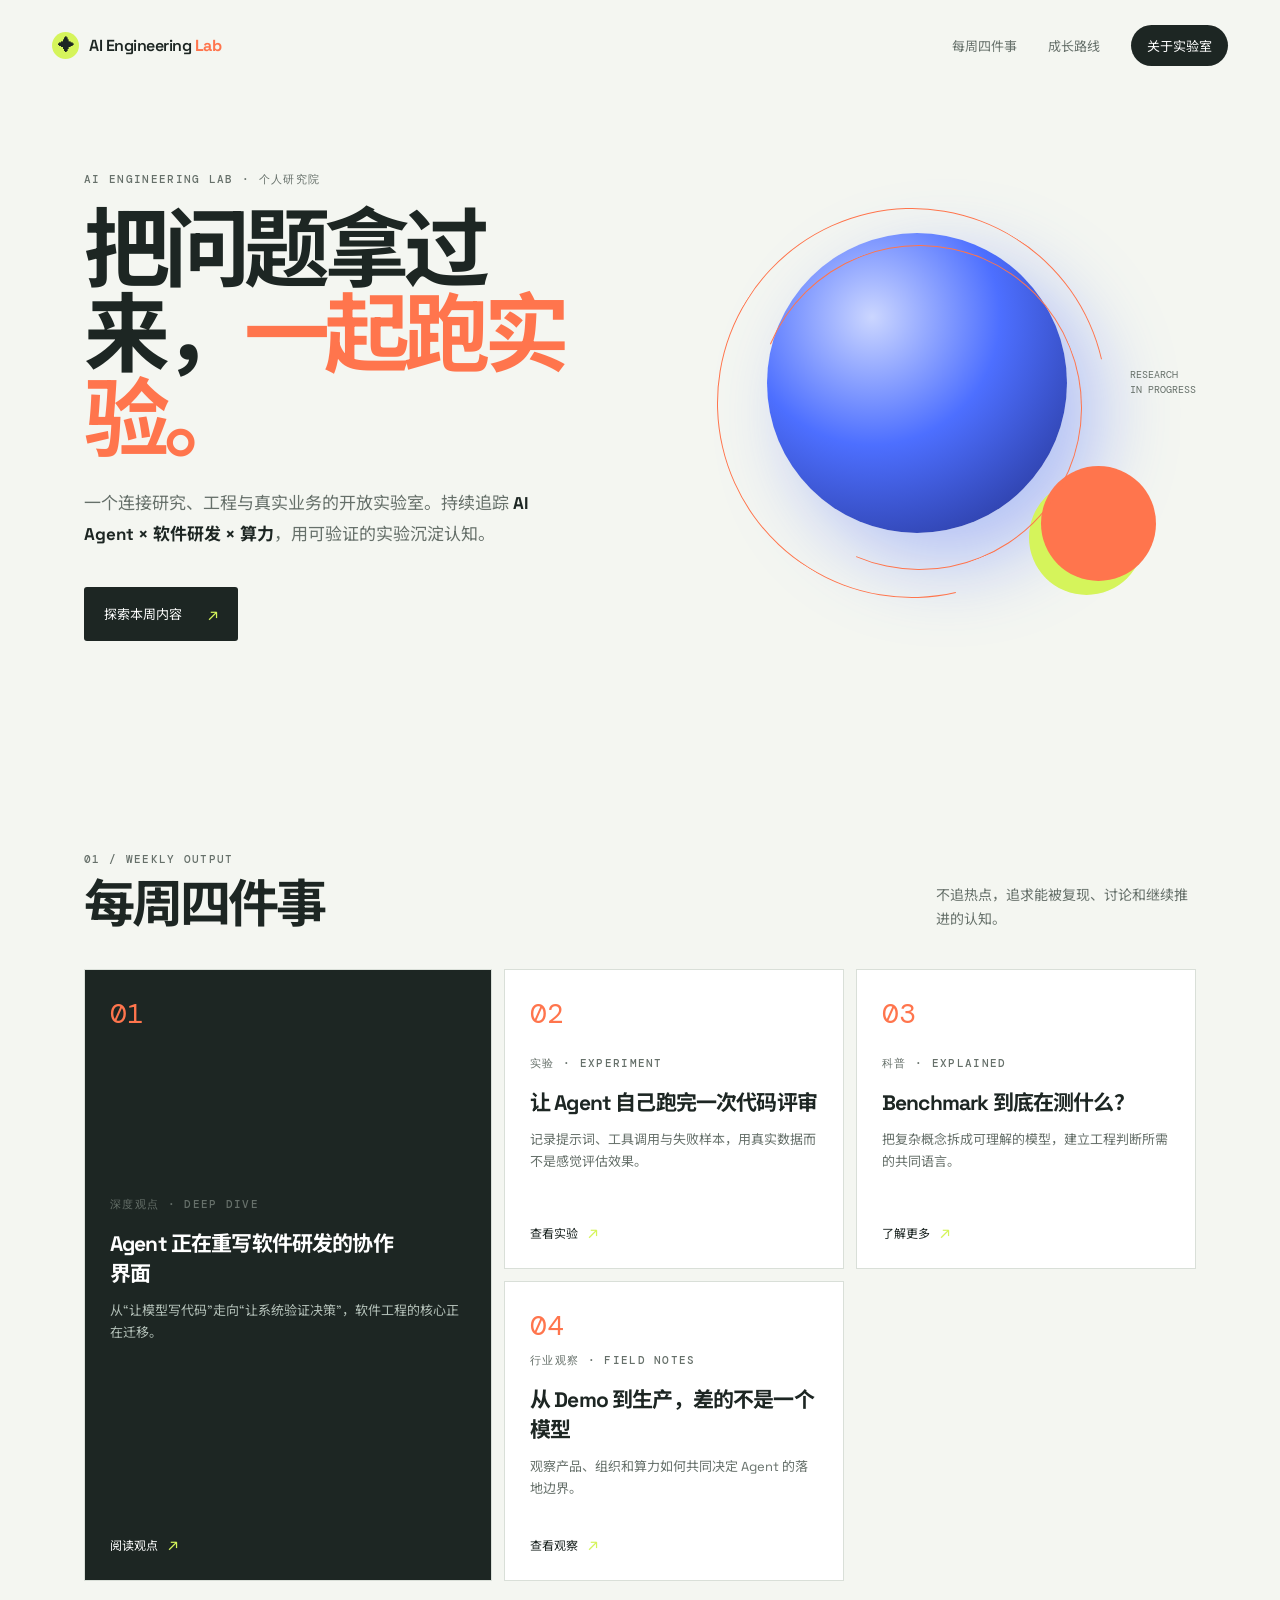
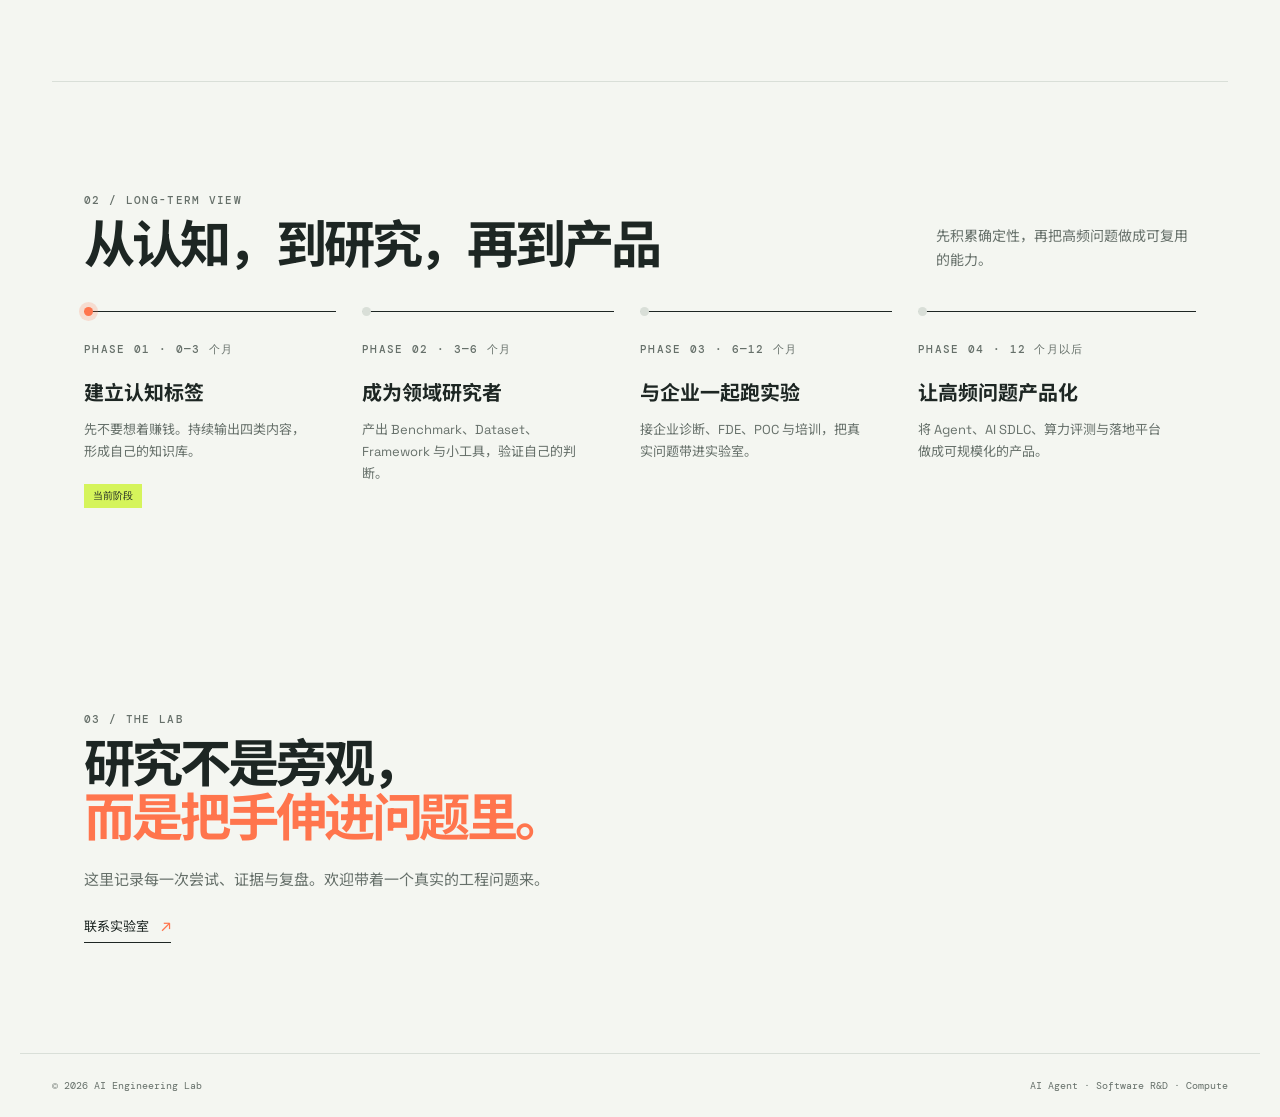
<file: index.html>
<!doctype html>
<html lang="zh-CN">
  <head>
    <meta charset="UTF-8" />
    <meta name="viewport" content="width=device-width, initial-scale=1.0" />
    <meta
      name="description"
      content="AI Engineering Lab：围绕 AI Agent、软件研发与算力的研究、实验与行业观察。"
    />
    <title>AI Engineering Lab · 研究、实验与实践</title>
    <link rel="stylesheet" href="styles.css" />
  </head>
  <body>
    <header class="site-header">
      <a class="brand" href="#top" aria-label="AI Engineering Lab 首页">
        <span class="brand-mark">✦</span>
        <span>AI Engineering <strong>Lab</strong></span>
      </a>
      <nav aria-label="主导航">
        <a href="#weekly">每周四件事</a>
        <a href="#roadmap">成长路线</a>
        <a class="nav-cta" href="#about">关于实验室</a>
      </nav>
    </header>

    <main id="top">
      <section class="hero" aria-labelledby="hero-title">
        <div class="hero-copy">
          <p class="eyebrow">AI ENGINEERING LAB · 个人研究院</p>
          <h1 id="hero-title">把问题拿过来，<em>一起跑实验。</em></h1>
          <p class="hero-intro">
            一个连接研究、工程与真实业务的开放实验室。持续追踪
            <strong>AI Agent × 软件研发 × 算力</strong>，用可验证的实验沉淀认知。
          </p>
          <a class="button" href="#weekly">探索本周内容 <span>↗</span></a>
        </div>
        <div class="hero-art" aria-hidden="true">
          <div class="orb orb-large"></div>
          <div class="orb orb-small"></div>
          <div class="signal signal-one"></div>
          <div class="signal signal-two"></div>
          <span class="art-label">RESEARCH<br />IN PROGRESS</span>
        </div>
      </section>

      <section class="weekly section-shell" id="weekly" aria-labelledby="weekly-title">
        <div class="section-heading">
          <div>
            <p class="eyebrow">01 / WEEKLY OUTPUT</p>
            <h2 id="weekly-title">每周四件事</h2>
          </div>
          <p>不追热点，追求能被复现、讨论和继续推进的认知。</p>
        </div>
        <div class="content-grid">
          <article class="content-card feature-card">
            <span class="card-number">01</span>
            <span class="card-type">深度观点 · DEEP DIVE</span>
            <h3>Agent 正在重写软件研发的协作界面</h3>
            <p>从“让模型写代码”走向“让系统验证决策”，软件工程的核心正在迁移。</p>
            <a href="/AI-Engineering-Lab/articles/agent-rewriting-collaboration-interface.html">阅读观点 <span>↗</span></a>
          </article>
          <article class="content-card">
            <span class="card-number">02</span>
            <span class="card-type">实验 · EXPERIMENT</span>
            <h3>让 Agent 自己跑完一次代码评审</h3>
            <p>记录提示词、工具调用与失败样本，用真实数据而不是感觉评估效果。</p>
            <a href="/AI-Engineering-Lab/articles/agent-code-review-experiment.html">查看实验 <span>↗</span></a>
          </article>
          <article class="content-card">
            <span class="card-number">03</span>
            <span class="card-type">科普 · EXPLAINED</span>
            <h3>Benchmark 到底在测什么？</h3>
            <p>把复杂概念拆成可理解的模型，建立工程判断所需的共同语言。</p>
            <a href="/AI-Engineering-Lab/articles/what-benchmarks-measure.html">了解更多 <span>↗</span></a>
          </article>
          <article class="content-card">
            <span class="card-number">04</span>
            <span class="card-type">行业观察 · FIELD NOTES</span>
            <h3>从 Demo 到生产，差的不是一个模型</h3>
            <p>观察产品、组织和算力如何共同决定 Agent 的落地边界。</p>
            <a href="/AI-Engineering-Lab/articles/from-demo-to-production.html">查看观察 <span>↗</span></a>
          </article>
        </div>
      </section>

      <section class="roadmap section-shell" id="roadmap" aria-labelledby="roadmap-title">
        <div class="section-heading">
          <div>
            <p class="eyebrow">02 / LONG-TERM VIEW</p>
            <h2 id="roadmap-title">从认知，到研究，再到产品</h2>
          </div>
          <p>先积累确定性，再把高频问题做成可复用的能力。</p>
        </div>
        <div class="timeline">
          <article class="phase active">
            <span class="phase-dot"></span>
            <p class="phase-time">PHASE 01 · 0—3 个月</p>
            <h3>建立认知标签</h3>
            <p>先不要想着赚钱。持续输出四类内容，形成自己的知识库。</p>
            <span class="phase-tag">当前阶段</span>
          </article>
          <article class="phase">
            <span class="phase-dot"></span>
            <p class="phase-time">PHASE 02 · 3—6 个月</p>
            <h3>成为领域研究者</h3>
            <p>产出 Benchmark、Dataset、Framework 与小工具，验证自己的判断。</p>
          </article>
          <article class="phase">
            <span class="phase-dot"></span>
            <p class="phase-time">PHASE 03 · 6—12 个月</p>
            <h3>与企业一起跑实验</h3>
            <p>接企业诊断、FDE、POC 与培训，把真实问题带进实验室。</p>
          </article>
          <article class="phase">
            <span class="phase-dot"></span>
            <p class="phase-time">PHASE 04 · 12 个月以后</p>
            <h3>让高频问题产品化</h3>
            <p>将 Agent、AI SDLC、算力评测与落地平台做成可规模化的产品。</p>
          </article>
        </div>
      </section>

      <section class="about section-shell" id="about" aria-labelledby="about-title">
        <p class="eyebrow">03 / THE LAB</p>
        <h2 id="about-title">研究不是旁观，<br /><em>而是把手伸进问题里。</em></h2>
        <p>这里记录每一次尝试、证据与复盘。欢迎带着一个真实的工程问题来。</p>
        <a class="text-link" href="mailto:hello@ai-engineering.lab">联系实验室 <span>↗</span></a>
      </section>
    </main>

    <footer class="site-footer">
      <span>© 2026 AI Engineering Lab</span>
      <span>AI Agent · Software R&amp;D · Compute</span>
    </footer>
  </body>
</html>
</file>
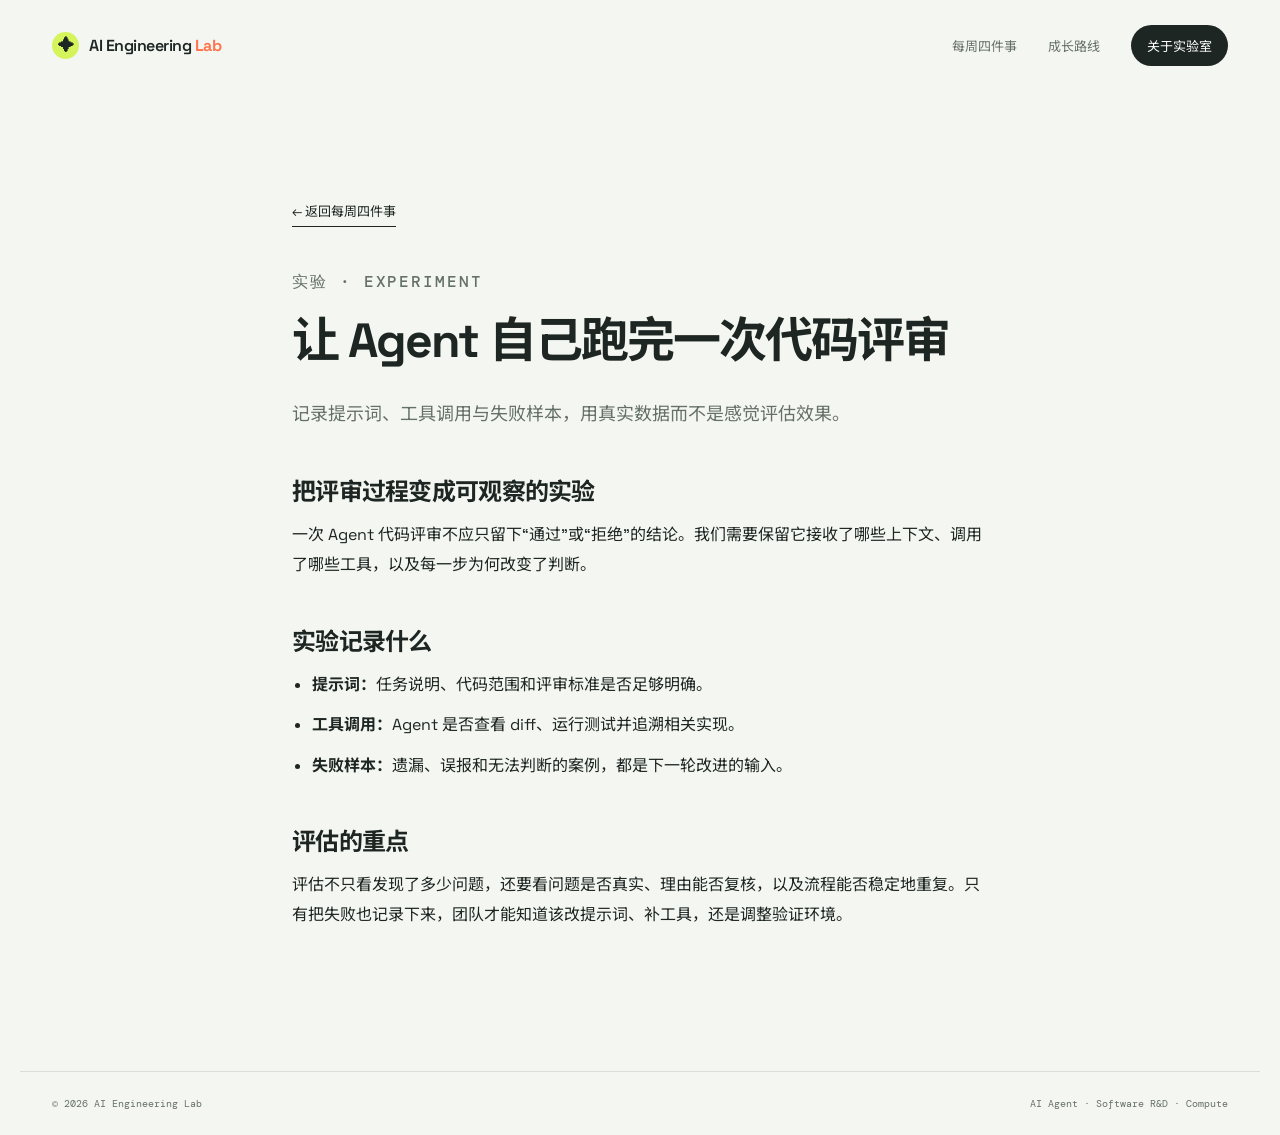
<file: articles/agent-code-review-experiment.html>
<!doctype html>
<html lang="zh-CN">
  <head>
    <meta charset="UTF-8" />
    <meta name="viewport" content="width=device-width, initial-scale=1.0" />
    <meta
      name="description"
      content="实验：让 Agent 自己跑完一次代码评审，记录提示词、工具调用与失败样本。"
    />
    <title>让 Agent 自己跑完一次代码评审 · AI Engineering Lab</title>
    <link rel="stylesheet" href="../styles.css" />
    <style>
      .article-shell { max-width: 760px; margin: auto; padding: 100px 32px 120px; }
      .article-shell .eyebrow { margin-bottom: 18px; }
      .article-shell h1 { max-width: 100%; margin: 0 0 30px; font-size: clamp(32px, 5vw, 48px); line-height: 1.1; letter-spacing: -.04em; }
      .article-shell .lede { color: var(--muted); font-size: 18px; line-height: 1.8; margin-bottom: 40px; }
      .article-shell h2 { font-size: 24px; margin: 48px 0 16px; letter-spacing: -.03em; }
      .article-shell p { font-size: 16px; line-height: 1.9; margin: 0 0 20px; }
      .article-shell ul { margin: 0 0 20px; padding-left: 20px; }
      .article-shell li { font-size: 16px; line-height: 1.9; margin-bottom: 10px; }
      .back-link { display: inline-block; margin-bottom: 40px; }
    </style>
  </head>
  <body>
    <header class="site-header">
      <a class="brand" href="../index.html#top" aria-label="AI Engineering Lab 首页">
        <span class="brand-mark">✦</span>
        <span>AI Engineering <strong>Lab</strong></span>
      </a>
      <nav aria-label="主导航">
        <a href="../index.html#weekly">每周四件事</a>
        <a href="../index.html#roadmap">成长路线</a>
        <a class="nav-cta" href="../index.html#about">关于实验室</a>
      </nav>
    </header>
    <main>
      <article class="article-shell">
        <a class="text-link back-link" href="../index.html#weekly">← 返回每周四件事</a>
        <p class="eyebrow">实验 · EXPERIMENT</p>
        <h1>让 Agent 自己跑完一次代码评审</h1>
        <p class="lede">记录提示词、工具调用与失败样本，用真实数据而不是感觉评估效果。</p>
        <h2>把评审过程变成可观察的实验</h2>
        <p>一次 Agent 代码评审不应只留下“通过”或“拒绝”的结论。我们需要保留它接收了哪些上下文、调用了哪些工具，以及每一步为何改变了判断。</p>
        <h2>实验记录什么</h2>
        <ul>
          <li><strong>提示词：</strong>任务说明、代码范围和评审标准是否足够明确。</li>
          <li><strong>工具调用：</strong>Agent 是否查看 diff、运行测试并追溯相关实现。</li>
          <li><strong>失败样本：</strong>遗漏、误报和无法判断的案例，都是下一轮改进的输入。</li>
        </ul>
        <h2>评估的重点</h2>
        <p>评估不只看发现了多少问题，还要看问题是否真实、理由能否复核，以及流程能否稳定地重复。只有把失败也记录下来，团队才能知道该改提示词、补工具，还是调整验证环境。</p>
      </article>
    </main>
    <footer class="site-footer">
      <span>© 2026 AI Engineering Lab</span>
      <span>AI Agent · Software R&amp;D · Compute</span>
    </footer>
  </body>
</html>
</file>
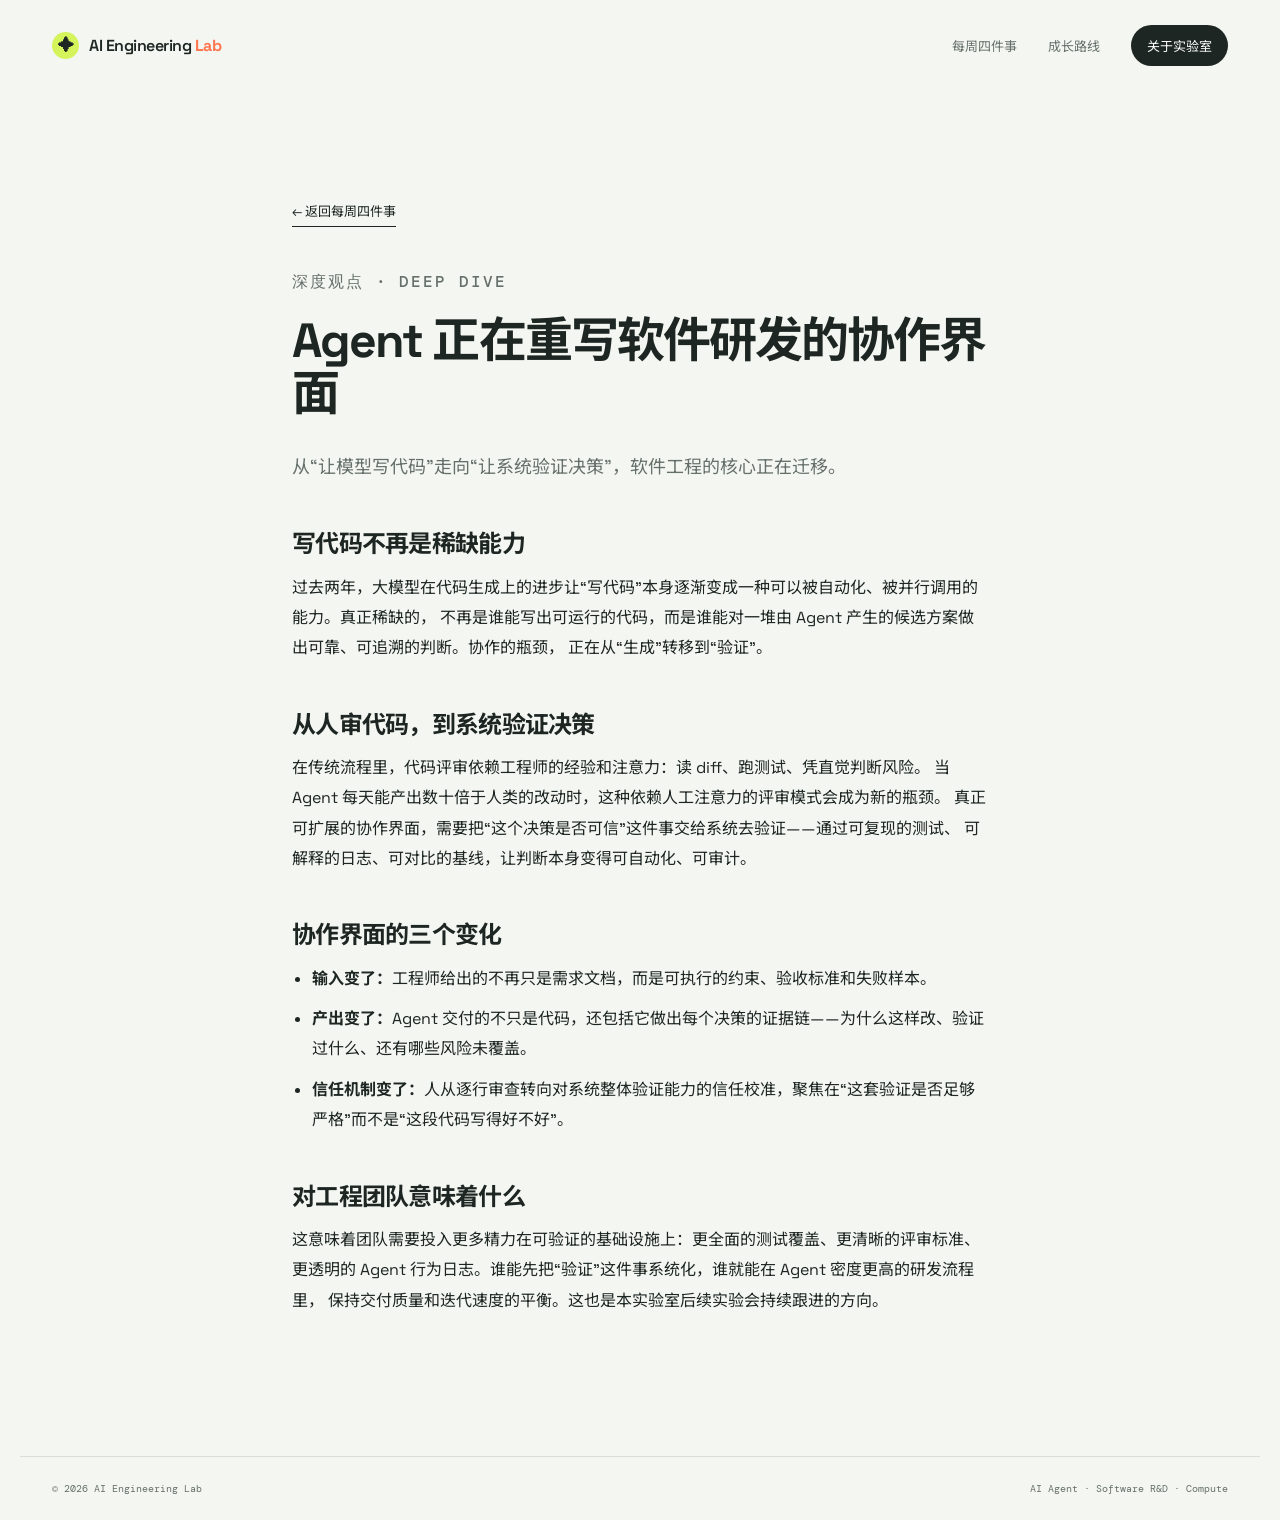
<file: articles/agent-rewriting-collaboration-interface.html>
<!doctype html>
<html lang="zh-CN">
  <head>
    <meta charset="UTF-8" />
    <meta name="viewport" content="width=device-width, initial-scale=1.0" />
    <meta
      name="description"
      content="深度观点：Agent 正在重写软件研发的协作界面。从“让模型写代码”走向“让系统验证决策”，软件工程的核心正在迁移。"
    />
    <title>Agent 正在重写软件研发的协作界面 · AI Engineering Lab</title>
    <link rel="stylesheet" href="../styles.css" />
    <style>
      .article-shell { max-width: 760px; margin: auto; padding: 100px 32px 120px; }
      .article-shell .eyebrow { margin-bottom: 18px; }
      .article-shell h1 { max-width: 100%; margin: 0 0 30px; font-size: clamp(32px, 5vw, 48px); line-height: 1.1; letter-spacing: -.04em; }
      .article-shell .lede { color: var(--muted); font-size: 18px; line-height: 1.8; margin-bottom: 40px; }
      .article-shell h2 { font-size: 24px; margin: 48px 0 16px; letter-spacing: -.03em; }
      .article-shell p { font-size: 16px; line-height: 1.9; margin: 0 0 20px; }
      .article-shell ul { margin: 0 0 20px; padding-left: 20px; }
      .article-shell li { font-size: 16px; line-height: 1.9; margin-bottom: 10px; }
      .back-link { display: inline-block; margin-bottom: 40px; }
    </style>
  </head>
  <body>
    <header class="site-header">
      <a class="brand" href="../index.html#top" aria-label="AI Engineering Lab 首页">
        <span class="brand-mark">✦</span>
        <span>AI Engineering <strong>Lab</strong></span>
      </a>
      <nav aria-label="主导航">
        <a href="../index.html#weekly">每周四件事</a>
        <a href="../index.html#roadmap">成长路线</a>
        <a class="nav-cta" href="../index.html#about">关于实验室</a>
      </nav>
    </header>

    <main>
      <article class="article-shell">
        <a class="text-link back-link" href="../index.html#weekly">← 返回每周四件事</a>
        <p class="eyebrow">深度观点 · DEEP DIVE</p>
        <h1>Agent 正在重写软件研发的协作界面</h1>
        <p class="lede">从“让模型写代码”走向“让系统验证决策”，软件工程的核心正在迁移。</p>

        <h2>写代码不再是稀缺能力</h2>
        <p>
          过去两年，大模型在代码生成上的进步让“写代码”本身逐渐变成一种可以被自动化、被并行调用的能力。真正稀缺的，
          不再是谁能写出可运行的代码，而是谁能对一堆由 Agent 产生的候选方案做出可靠、可追溯的判断。协作的瓶颈，
          正在从“生成”转移到“验证”。
        </p>

        <h2>从人审代码，到系统验证决策</h2>
        <p>
          在传统流程里，代码评审依赖工程师的经验和注意力：读 diff、跑测试、凭直觉判断风险。
          当 Agent 每天能产出数十倍于人类的改动时，这种依赖人工注意力的评审模式会成为新的瓶颈。
          真正可扩展的协作界面，需要把“这个决策是否可信”这件事交给系统去验证——通过可复现的测试、
          可解释的日志、可对比的基线，让判断本身变得可自动化、可审计。
        </p>

        <h2>协作界面的三个变化</h2>
        <ul>
          <li><strong>输入变了：</strong>工程师给出的不再只是需求文档，而是可执行的约束、验收标准和失败样本。</li>
          <li><strong>产出变了：</strong>Agent 交付的不只是代码，还包括它做出每个决策的证据链——为什么这样改、验证过什么、还有哪些风险未覆盖。</li>
          <li><strong>信任机制变了：</strong>人从逐行审查转向对系统整体验证能力的信任校准，聚焦在“这套验证是否足够严格”而不是“这段代码写得好不好”。</li>
        </ul>

        <h2>对工程团队意味着什么</h2>
        <p>
          这意味着团队需要投入更多精力在可验证的基础设施上：更全面的测试覆盖、更清晰的评审标准、
          更透明的 Agent 行为日志。谁能先把“验证”这件事系统化，谁就能在 Agent 密度更高的研发流程里，
          保持交付质量和迭代速度的平衡。这也是本实验室后续实验会持续跟进的方向。
        </p>
      </article>
    </main>

    <footer class="site-footer">
      <span>© 2026 AI Engineering Lab</span>
      <span>AI Agent · Software R&amp;D · Compute</span>
    </footer>
  </body>
</html>
</file>
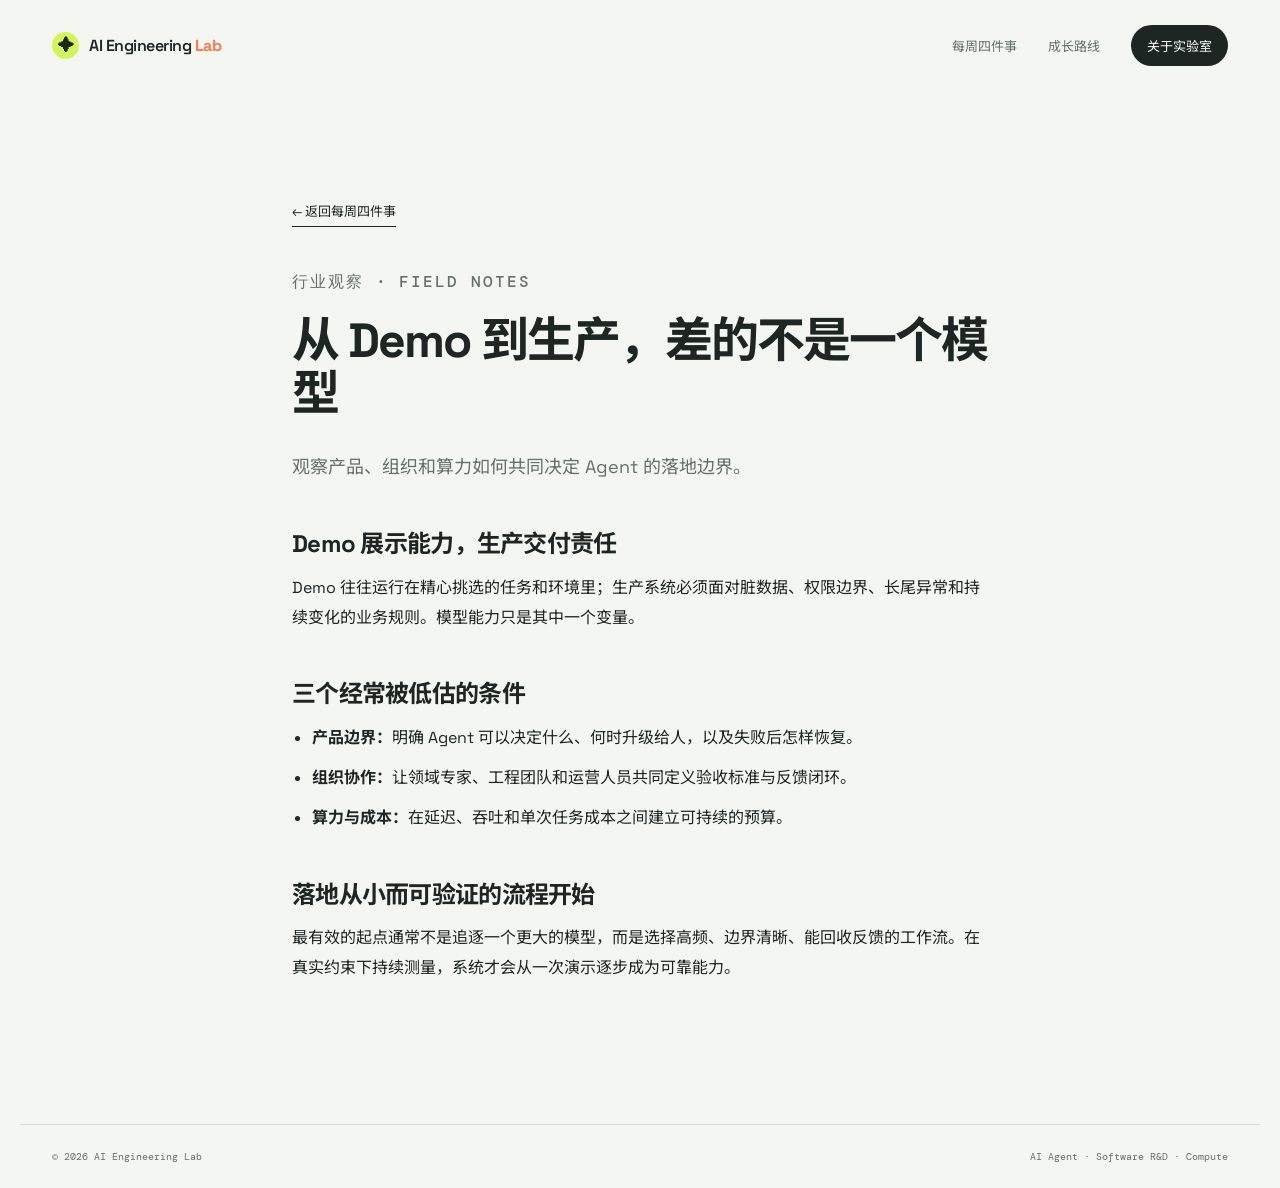
<file: articles/from-demo-to-production.html>
<!doctype html>
<html lang="zh-CN">
  <head>
    <meta charset="UTF-8" />
    <meta name="viewport" content="width=device-width, initial-scale=1.0" />
    <meta
      name="description"
      content="行业观察：从 Demo 到生产，差的不是一个模型。"
    />
    <title>从 Demo 到生产，差的不是一个模型 · AI Engineering Lab</title>
    <link rel="stylesheet" href="../styles.css" />
    <style>
      .article-shell { max-width: 760px; margin: auto; padding: 100px 32px 120px; }
      .article-shell .eyebrow { margin-bottom: 18px; }
      .article-shell h1 { max-width: 100%; margin: 0 0 30px; font-size: clamp(32px, 5vw, 48px); line-height: 1.1; letter-spacing: -.04em; }
      .article-shell .lede { color: var(--muted); font-size: 18px; line-height: 1.8; margin-bottom: 40px; }
      .article-shell h2 { font-size: 24px; margin: 48px 0 16px; letter-spacing: -.03em; }
      .article-shell p { font-size: 16px; line-height: 1.9; margin: 0 0 20px; }
      .article-shell ul { margin: 0 0 20px; padding-left: 20px; }
      .article-shell li { font-size: 16px; line-height: 1.9; margin-bottom: 10px; }
      .back-link { display: inline-block; margin-bottom: 40px; }
    </style>
  </head>
  <body>
    <header class="site-header">
      <a class="brand" href="../index.html#top" aria-label="AI Engineering Lab 首页">
        <span class="brand-mark">✦</span>
        <span>AI Engineering <strong>Lab</strong></span>
      </a>
      <nav aria-label="主导航">
        <a href="../index.html#weekly">每周四件事</a>
        <a href="../index.html#roadmap">成长路线</a>
        <a class="nav-cta" href="../index.html#about">关于实验室</a>
      </nav>
    </header>
    <main>
      <article class="article-shell">
        <a class="text-link back-link" href="../index.html#weekly">← 返回每周四件事</a>
        <p class="eyebrow">行业观察 · FIELD NOTES</p>
        <h1>从 Demo 到生产，差的不是一个模型</h1>
        <p class="lede">观察产品、组织和算力如何共同决定 Agent 的落地边界。</p>
        <h2>Demo 展示能力，生产交付责任</h2>
        <p>Demo 往往运行在精心挑选的任务和环境里；生产系统必须面对脏数据、权限边界、长尾异常和持续变化的业务规则。模型能力只是其中一个变量。</p>
        <h2>三个经常被低估的条件</h2>
        <ul>
          <li><strong>产品边界：</strong>明确 Agent 可以决定什么、何时升级给人，以及失败后怎样恢复。</li>
          <li><strong>组织协作：</strong>让领域专家、工程团队和运营人员共同定义验收标准与反馈闭环。</li>
          <li><strong>算力与成本：</strong>在延迟、吞吐和单次任务成本之间建立可持续的预算。</li>
        </ul>
        <h2>落地从小而可验证的流程开始</h2>
        <p>最有效的起点通常不是追逐一个更大的模型，而是选择高频、边界清晰、能回收反馈的工作流。在真实约束下持续测量，系统才会从一次演示逐步成为可靠能力。</p>
      </article>
    </main>
    <footer class="site-footer">
      <span>© 2026 AI Engineering Lab</span>
      <span>AI Agent · Software R&amp;D · Compute</span>
    </footer>
  </body>
</html>
</file>
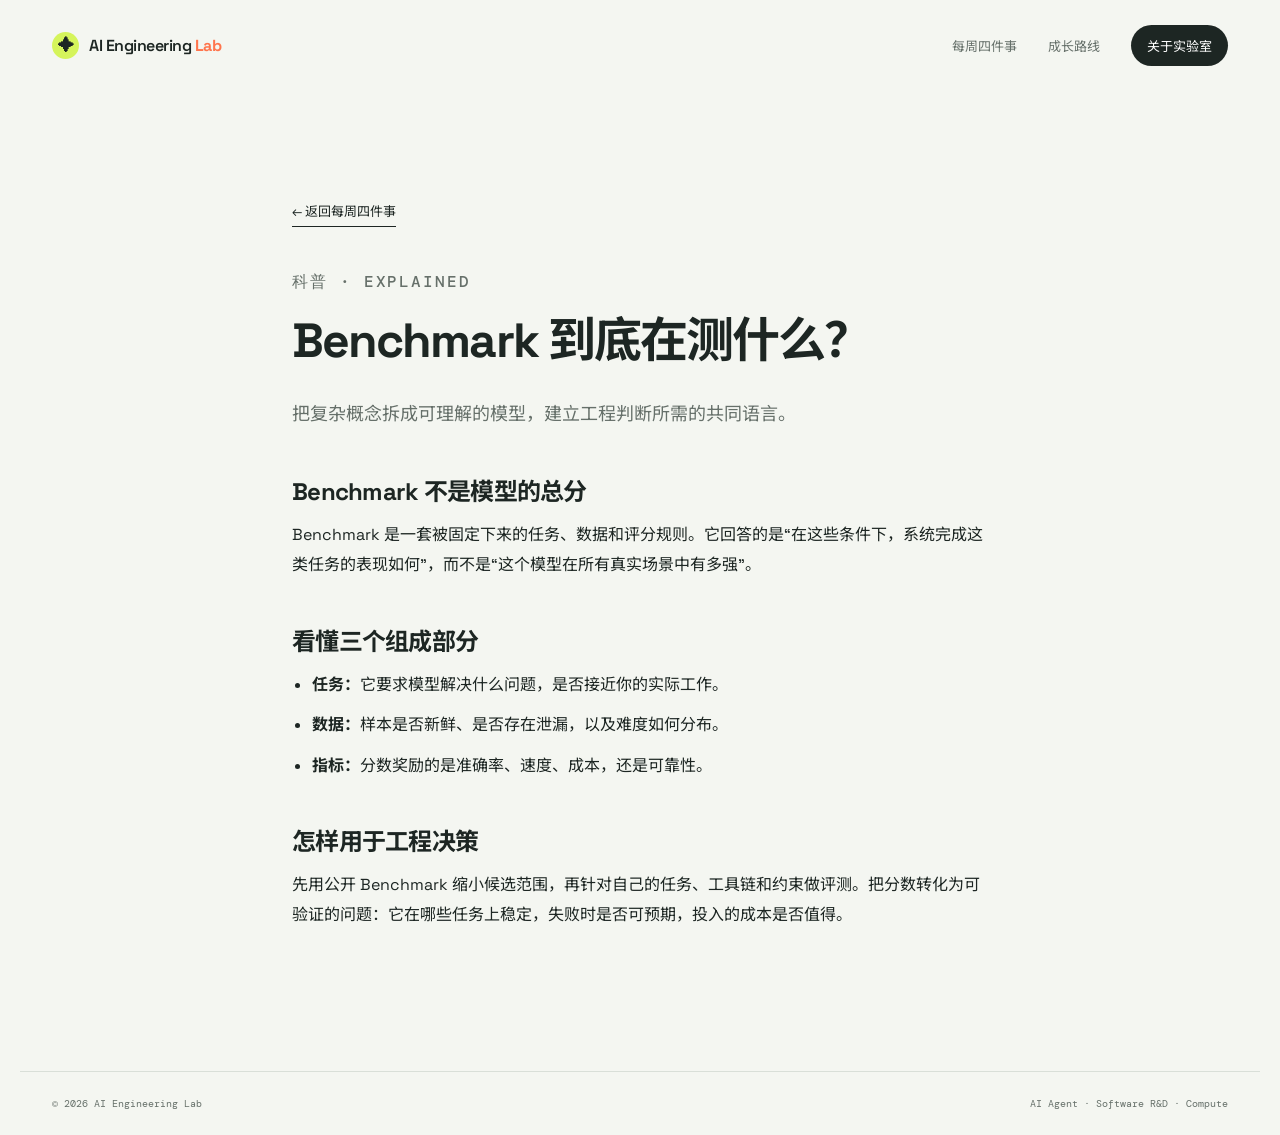
<file: articles/what-benchmarks-measure.html>
<!doctype html>
<html lang="zh-CN">
  <head>
    <meta charset="UTF-8" />
    <meta name="viewport" content="width=device-width, initial-scale=1.0" />
    <meta
      name="description"
      content="科普：Benchmark 到底在测什么？建立工程判断所需的共同语言。"
    />
    <title>Benchmark 到底在测什么？ · AI Engineering Lab</title>
    <link rel="stylesheet" href="../styles.css" />
    <style>
      .article-shell { max-width: 760px; margin: auto; padding: 100px 32px 120px; }
      .article-shell .eyebrow { margin-bottom: 18px; }
      .article-shell h1 { max-width: 100%; margin: 0 0 30px; font-size: clamp(32px, 5vw, 48px); line-height: 1.1; letter-spacing: -.04em; }
      .article-shell .lede { color: var(--muted); font-size: 18px; line-height: 1.8; margin-bottom: 40px; }
      .article-shell h2 { font-size: 24px; margin: 48px 0 16px; letter-spacing: -.03em; }
      .article-shell p { font-size: 16px; line-height: 1.9; margin: 0 0 20px; }
      .article-shell ul { margin: 0 0 20px; padding-left: 20px; }
      .article-shell li { font-size: 16px; line-height: 1.9; margin-bottom: 10px; }
      .back-link { display: inline-block; margin-bottom: 40px; }
    </style>
  </head>
  <body>
    <header class="site-header">
      <a class="brand" href="../index.html#top" aria-label="AI Engineering Lab 首页">
        <span class="brand-mark">✦</span>
        <span>AI Engineering <strong>Lab</strong></span>
      </a>
      <nav aria-label="主导航">
        <a href="../index.html#weekly">每周四件事</a>
        <a href="../index.html#roadmap">成长路线</a>
        <a class="nav-cta" href="../index.html#about">关于实验室</a>
      </nav>
    </header>
    <main>
      <article class="article-shell">
        <a class="text-link back-link" href="../index.html#weekly">← 返回每周四件事</a>
        <p class="eyebrow">科普 · EXPLAINED</p>
        <h1>Benchmark 到底在测什么？</h1>
        <p class="lede">把复杂概念拆成可理解的模型，建立工程判断所需的共同语言。</p>
        <h2>Benchmark 不是模型的总分</h2>
        <p>Benchmark 是一套被固定下来的任务、数据和评分规则。它回答的是“在这些条件下，系统完成这类任务的表现如何”，而不是“这个模型在所有真实场景中有多强”。</p>
        <h2>看懂三个组成部分</h2>
        <ul>
          <li><strong>任务：</strong>它要求模型解决什么问题，是否接近你的实际工作。</li>
          <li><strong>数据：</strong>样本是否新鲜、是否存在泄漏，以及难度如何分布。</li>
          <li><strong>指标：</strong>分数奖励的是准确率、速度、成本，还是可靠性。</li>
        </ul>
        <h2>怎样用于工程决策</h2>
        <p>先用公开 Benchmark 缩小候选范围，再针对自己的任务、工具链和约束做评测。把分数转化为可验证的问题：它在哪些任务上稳定，失败时是否可预期，投入的成本是否值得。</p>
      </article>
    </main>
    <footer class="site-footer">
      <span>© 2026 AI Engineering Lab</span>
      <span>AI Agent · Software R&amp;D · Compute</span>
    </footer>
  </body>
</html>
</file>
<file: styles.css>
@import url("https://fonts.googleapis.com/css2?family=DM+Mono:wght@400;500&family=Space+Grotesk:wght@400;500;600;700&family=Noto+Sans+SC:wght@400;500;700;900&display=swap");

:root {
  --ink: #1d2623;
  --muted: #66706a;
  --paper: #f4f6f1;
  --card: #ffffff;
  --line: #d9dfd8;
  --lime: #d5f45b;
  --orange: #ff754d;
  --blue: #4d6fff;
}

* { box-sizing: border-box; }
html { scroll-behavior: smooth; }
body {
  margin: 0;
  color: var(--ink);
  background: var(--paper);
  font-family: "Space Grotesk", "Noto Sans SC", sans-serif;
}
a { color: inherit; text-decoration: none; }
.site-header, .site-footer {
  display: flex;
  align-items: center;
  justify-content: space-between;
  max-width: 1240px;
  margin: auto;
  padding: 25px 32px;
}
.brand { display: flex; gap: 10px; align-items: center; font-weight: 600; letter-spacing: -.03em; }
.brand strong { color: var(--orange); }
.brand-mark { display: grid; place-items: center; width: 27px; height: 27px; color: var(--ink); background: var(--lime); border-radius: 50%; }
nav { display: flex; align-items: center; gap: 31px; font-size: 13px; }
nav a:not(.nav-cta) { color: var(--muted); }
.nav-cta { padding: 11px 16px; color: white; background: var(--ink); border-radius: 30px; }
.hero, .section-shell { max-width: 1176px; margin: auto; padding: 100px 32px; }
.hero { display: grid; grid-template-columns: 1.05fr .95fr; min-height: 610px; align-items: center; gap: 50px; padding-top: 70px; }
.eyebrow, .card-type, .phase-time { color: var(--muted); font: 500 11px "DM Mono", monospace; letter-spacing: .12em; }
.hero h1 { max-width: 620px; margin: 21px 0 25px; font-size: clamp(48px, 7vw, 86px); line-height: .99; letter-spacing: -.07em; }
em { color: var(--orange); font-style: normal; }
.hero-intro { max-width: 490px; color: var(--muted); font-size: 17px; line-height: 1.8; }
.hero-intro strong { color: var(--ink); }
.button { display: inline-flex; gap: 26px; align-items: center; margin-top: 20px; padding: 16px 20px; color: white; background: var(--ink); border-radius: 3px; font-size: 13px; }
.button span, .content-card a span, .text-link span { color: var(--lime); font-size: 17px; }
.hero-art { position: relative; height: 420px; }
.orb { position: absolute; border-radius: 50%; }
.orb-large { top: 10%; left: 15%; width: 300px; height: 300px; background: radial-gradient(circle at 35% 28%, #cbd6ff, var(--blue) 44%, #212d86 100%); box-shadow: 30px 30px 80px #4d6fff66; }
.orb-small { right: 8%; bottom: 7%; width: 115px; height: 115px; background: var(--orange); box-shadow: -12px 14px 0 var(--lime); }
.signal { position: absolute; border: 1px solid var(--orange); border-radius: 50%; }
.signal-one { top: 4%; left: 5%; width: 390px; height: 390px; border-right-color: transparent; transform: rotate(32deg); }
.signal-two { top: 13%; left: 13%; width: 325px; height: 325px; border-left-color: transparent; transform: rotate(-22deg); }
.art-label { position: absolute; right: 0; top: 42%; color: var(--muted); font: 10px/1.5 "DM Mono", monospace; }
.section-heading { display: flex; justify-content: space-between; gap: 30px; align-items: end; margin-bottom: 38px; }
h2 { margin: 12px 0 0; font-size: clamp(32px, 4vw, 53px); line-height: 1.05; letter-spacing: -.06em; }
.section-heading > p { max-width: 260px; margin: 0; color: var(--muted); font-size: 14px; line-height: 1.7; }
.content-grid { display: grid; grid-template-columns: 1.2fr 1fr 1fr; gap: 12px; }
.content-card { min-height: 300px; padding: 25px; background: var(--card); border: 1px solid var(--line); display: flex; flex-direction: column; }
.feature-card { grid-row: span 2; min-height: 612px; background: var(--ink); color: white; }
.card-number { margin-bottom: auto; color: var(--orange); font: 28px "DM Mono", monospace; }
.card-type { margin-bottom: 15px; }
.content-card h3 { max-width: 290px; margin: 0 0 13px; font-size: 21px; letter-spacing: -.04em; }
.content-card p { margin: 0 0 25px; color: var(--muted); font-size: 13px; line-height: 1.7; }
.feature-card p { color: #b3c0b8; }
.content-card a { margin-top: auto; font-size: 12px; }
.content-card a span { margin-left: 7px; }
.roadmap { border-top: 1px solid var(--line); }
.timeline { display: grid; grid-template-columns: repeat(4, 1fr); gap: 0; }
.phase { position: relative; min-height: 230px; padding: 30px 24px 0 0; border-top: 1px solid var(--ink); }
.phase:not(:last-child) { margin-right: 26px; }
.phase-dot { position: absolute; top: -5px; left: 0; width: 9px; height: 9px; background: var(--line); border-radius: 50%; }
.phase.active .phase-dot { background: var(--orange); box-shadow: 0 0 0 5px #ff754d33; }
.phase-time { margin: 0 0 20px; }
.phase h3 { margin: 0 0 12px; font-size: 20px; }
.phase > p:not(.phase-time) { color: var(--muted); font-size: 13px; line-height: 1.7; }
.phase-tag { display: inline-block; margin-top: 8px; padding: 5px 9px; color: var(--ink); background: var(--lime); font: 10px "DM Mono", monospace; }
.about { padding-top: 60px; padding-bottom: 110px; }
.about h2 { margin-bottom: 22px; }
.about > p:not(.eyebrow) { color: var(--muted); font-size: 15px; }
.text-link { display: inline-block; margin-top: 10px; border-bottom: 1px solid var(--ink); padding-bottom: 6px; font-size: 13px; }
.text-link span { color: var(--orange); margin-left: 9px; }
.site-footer { border-top: 1px solid var(--line); color: var(--muted); font: 10px "DM Mono", monospace; }
@media (max-width: 760px) {
  .site-header { padding: 20px; }
  nav a:not(.nav-cta) { display: none; }
  .hero, .section-shell { padding: 65px 20px; }
  .hero { display: block; min-height: auto; }
  .hero-art { height: 300px; margin-top: 40px; transform: scale(.82); transform-origin: left top; }
  .section-heading { display: block; }
  .section-heading > p { margin-top: 20px; }
  .content-grid, .timeline { grid-template-columns: 1fr; }
  .feature-card { grid-row: auto; min-height: 360px; }
  .phase, .phase:not(:last-child) { min-height: 190px; margin-right: 0; }
  .site-footer { align-items: flex-start; flex-direction: column; gap: 10px; padding: 22px 20px; }
}
</file>
